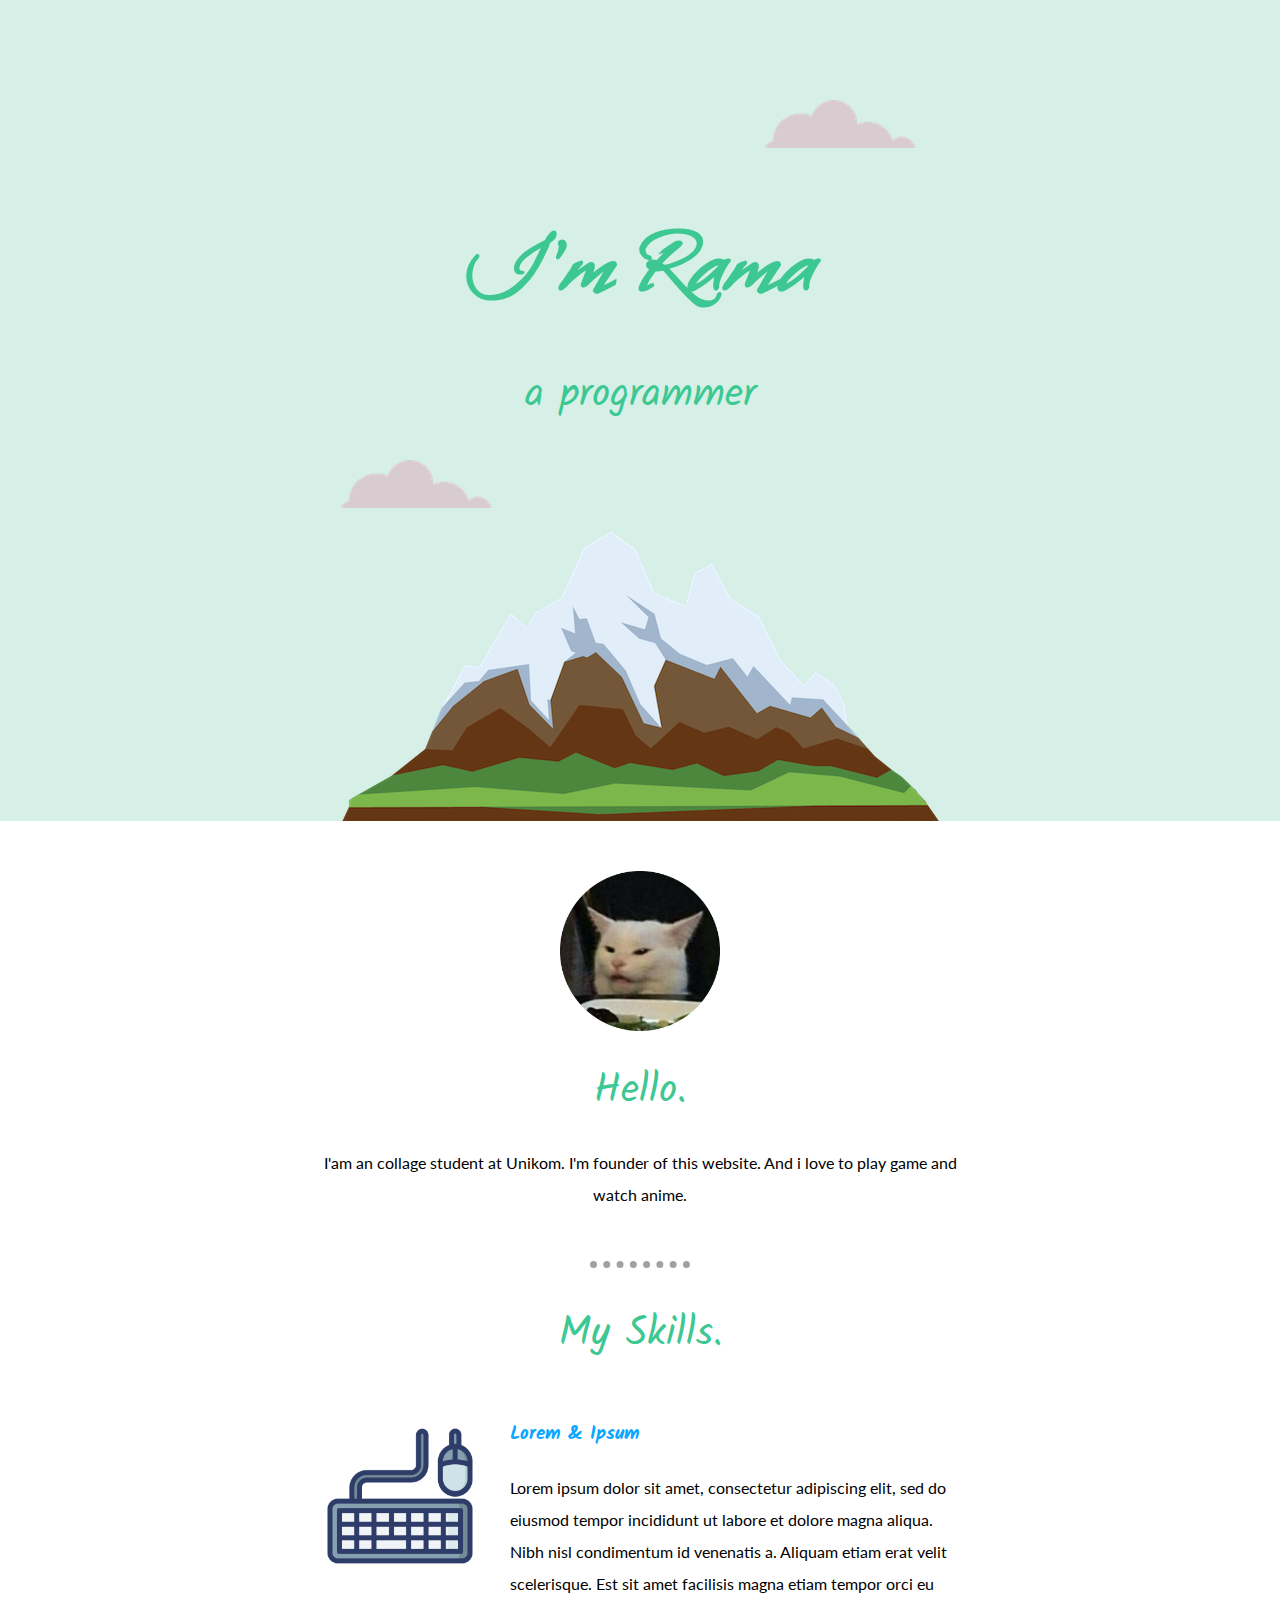
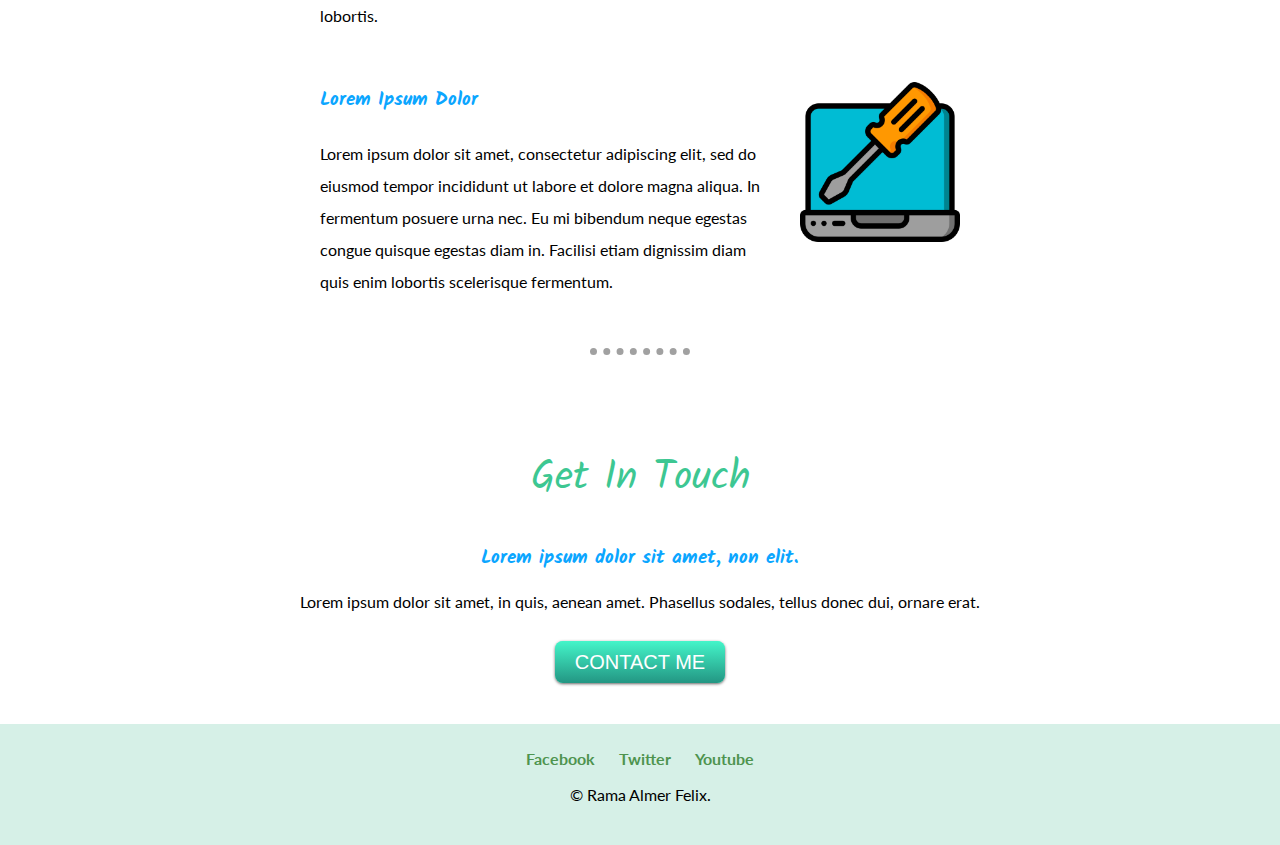
<file: index.html>
<!DOCTYPE html>
<html lang="en">
  <head>
    <meta charset="UTF-8" />
    <meta http-equiv="X-UA-Compatible" content="IE=edge" />
    <meta name="viewport" content="width=device-width, initial-scale=1.0" />
    <title>Rama Almer Felix</title>
    <link rel="stylesheet" href="css/styles.css" />
    <link rel="icon" href="favicon.ico" />
    <link rel="preconnect" href="https://fonts.googleapis.com" />
    <link rel="preconnect" href="https://fonts.gstatic.com" crossorigin />
    <link
      href="https://fonts.googleapis.com/css2?family=Kalam&family=Lato:wght@300&family=Lora&family=Whisper&display=swap"
      rel="stylesheet"
    />
  </head>
  <body>
    <div class="topContainer">
      <img class="topCloud" src="images/cloud.png" alt="cloud-img" />
      <h1>I'm Rama</h1>
      <h2>a programmer</h2>
      <img class="bottomCloud" src="images/cloud.png" alt="cloud-img" />
      <img class="mountain" src="images/mountain.png" alt="mountain-img" />
    </div>
    <div class="middle-container">
      <div class="profile">
        <img class="profile-pic" src="images/cat.png" alt="profile-pic" />
        <h2 class="h2-profile">Hello.</h2>
        <p>
          I'am an collage student at Unikom. I'm founder of this website. And i
          love to play game and watch anime.
        </p>
      </div>
      <hr />
      <div class="skills">
        <h2>My Skills.</h2>
        <div class="skill-row">
          <img class="gaming-pic" src="images/keyboard.png" alt="skills-pic" />
          <h3>Lorem & Ipsum</h3>
          <p class="description-gaming">
            Lorem ipsum dolor sit amet, consectetur adipiscing elit, sed do
            eiusmod tempor incididunt ut labore et dolore magna aliqua. Nibh
            nisl condimentum id venenatis a. Aliquam etiam erat velit
            scelerisque. Est sit amet facilisis magna etiam tempor orci eu
            lobortis.
          </p>
        </div>
        <div class="skill-row">
          <img
            class="computer-pic"
            src="images/computer.png"
            alt="skills-pic"
          />
          <h3>Lorem Ipsum Dolor</h3>
          <p class="description-computer">
            Lorem ipsum dolor sit amet, consectetur adipiscing elit, sed do
            eiusmod tempor incididunt ut labore et dolore magna aliqua. In
            fermentum posuere urna nec. Eu mi bibendum neque egestas congue
            quisque egestas diam in. Facilisi etiam dignissim diam quis enim
            lobortis scelerisque fermentum.
          </p>
        </div>
      </div>
      <hr />
      <div class="contact-me">
        <h2>Get In Touch</h2>
        <h3>Lorem ipsum dolor sit amet, non elit.</h3>
        <p class="contact-description">
          Lorem ipsum dolor sit amet, in quis, aenean amet. Phasellus sodales,
          tellus donec dui, ornare erat.
        </p>
        <a class="btn" href="mailto:quenzvezda@email.com">CONTACT ME</a>
      </div>
    </div>

    <div class="bottom-container">
      <a class="footer-link" href="https://www.facebook.com/ramag123"
        >Facebook</a
      >
      <a class="footer-link" href="https://twitter.com/ramag123">Twitter</a>
      <a
        class="footer-link"
        href="https://www.youtube.com/channel/UCHGr6PEcNJGB0pQnF8jCE7w"
        >Youtube</a
      >
      <p class="copyright">© Rama Almer Felix.</p>
    </div>
  </body>
</html>
</file>
<file: css/styles.css>
body {
  margin: 0;
  text-align: center;
  font-family: "Lora";
}
h1 {
  font-family: "Whisper";
  font-size: 6.25rem;
  margin: 50px auto 0px auto;
  color: rgb(61, 199, 146);
}
h2 {
  font-family: "Kalam";
  font-size: 2.5rem;
  color: rgb(61, 199, 146);
  font-weight: normal;
}
h3 {
  font-family: "Kalam";
  color: rgb(11, 166, 255);
}
hr {
  border-style: dotted none none none;
  border-width: 7px;
  color: rgb(161, 161, 161);
  width: 100px;
  clear: right;
}

a {
  font-family: "Lato";
  color: rgb(11, 166, 255);
}

p {
  font-family: "Lato";
}

.topContainer {
  background-color: rgb(214, 240, 231);
  position: relative;
  padding-top: 100px;
}

.topCloud {
  position: relative;
  left: 200px;
}

.bottomCloud {
  position: absolute;
}

.mountain {
  top: 4px;
  position: relative;
}

.profile {
  width: 50%;
  margin: 50px auto 50px auto;
  line-height: 2;
}

.h2-profile {
  margin: 10px auto 10px auto;
}
.profile-pic {
  width: 25%;
}

.skill-row {
  width: 50%;
  margin: 50px auto 50px auto;
  text-align: left;
  line-height: 2;
}

.gaming-pic {
  width: 25%;
  float: left;
  margin-right: 30px;
}

.computer-pic {
  width: 25%;
  float: right;
  margin-left: 30px;
}

.bottom-container {
  background-color: rgb(214, 240, 231);
  padding: 25px;
}

.contact-me {
  padding: 50px;
}

.contact-description {
  margin-bottom: 40px;
}

.footer-link {
  padding: 10px;
  font-weight: bold;
  text-decoration: none;
  color: #4e944f;
}
.copyright {
  color: rgb(0, 0, 0);
}

.btn {
  background: #44f5c9;
  background-image: -webkit-linear-gradient(top, #44f5c9, #239683);
  background-image: -moz-linear-gradient(top, #44f5c9, #239683);
  background-image: -ms-linear-gradient(top, #44f5c9, #239683);
  background-image: -o-linear-gradient(top, #44f5c9, #239683);
  background-image: linear-gradient(to bottom, #44f5c9, #239683);
  -webkit-border-radius: 8;
  -moz-border-radius: 8;
  border-radius: 8px;
  -webkit-box-shadow: 0px 1px 3px #666666;
  -moz-box-shadow: 0px 1px 3px #666666;
  box-shadow: 0px 1px 3px #666666;
  font-family: Arial;
  color: #ffffff;
  font-size: 20px;
  padding: 10px 20px 10px 20px;
  text-decoration: none;
}

.btn:hover {
  background: #05ffac;
  background-image: -webkit-linear-gradient(top, #05ffac, #6bb9e0);
  background-image: -moz-linear-gradient(top, #05ffac, #6bb9e0);
  background-image: -ms-linear-gradient(top, #05ffac, #6bb9e0);
  background-image: -o-linear-gradient(top, #05ffac, #6bb9e0);
  background-image: linear-gradient(to bottom, #05ffac, #6bb9e0);
  text-decoration: none;
}
</file>
